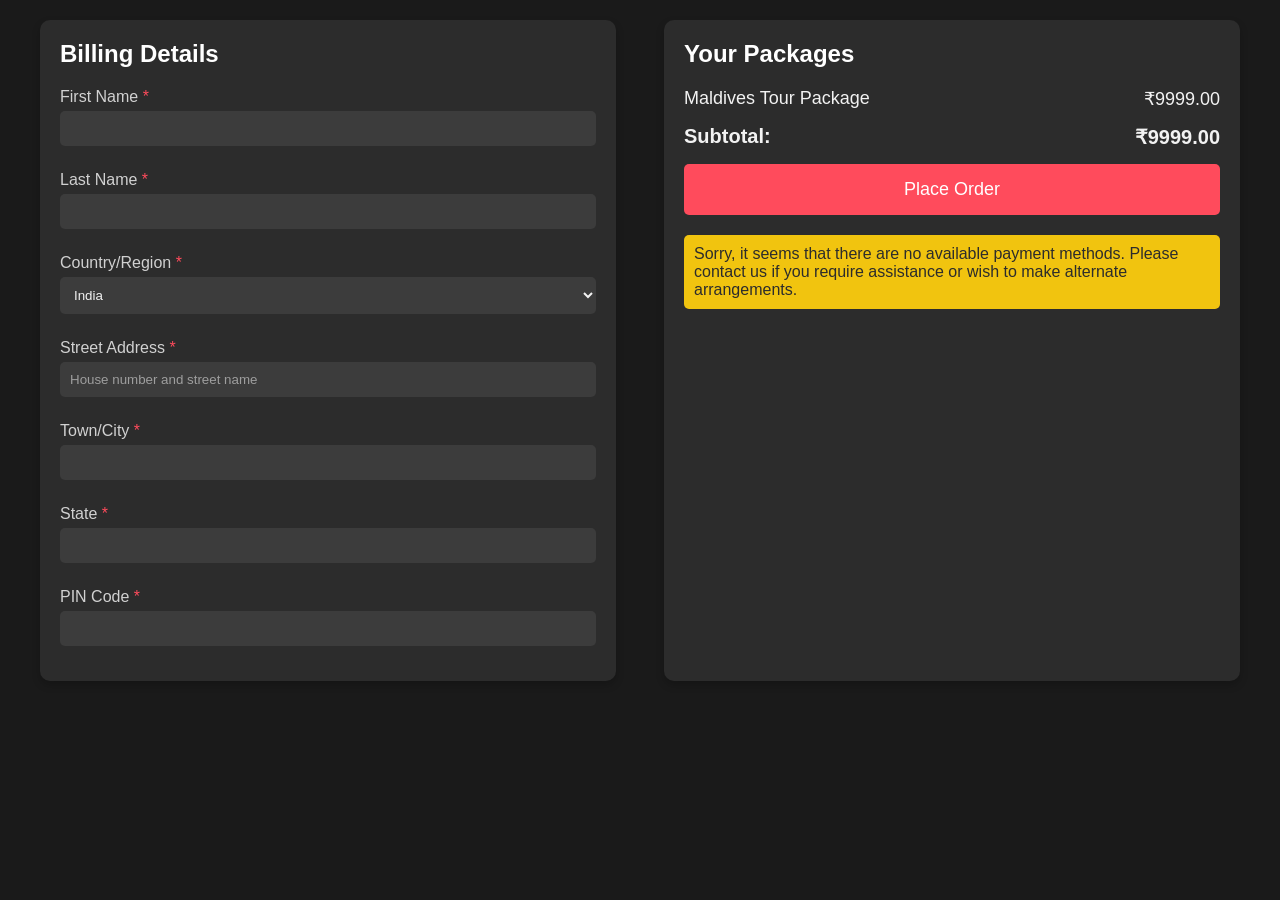
<file: checkout.html>
<!DOCTYPE html>
<html lang="en">
<head>
    <meta charset="UTF-8">
    <meta name="viewport" content="width=device-width, initial-scale=1.0">
    <title>Checkout Page</title>
    <link rel="stylesheet" href="styles.css">
</head>
<body>
    <div class="checkout-container">
        <div class="billing-details">
            <h2>Billing Details</h2>
            <form>
                <label for="first-name">First Name <span>*</span></label>
                <input type="text" id="first-name" name="first-name" required>

                <label for="last-name">Last Name <span>*</span></label>
                <input type="text" id="last-name" name="last-name" required>

                <label for="country">Country/Region <span>*</span></label>
                <select id="country" name="country">
                    <option value="india">India</option>
                    <!-- Other countries -->
                </select>

                <label for="street-address">Street Address <span>*</span></label>
                <input type="text" id="street-address" name="street-address" placeholder="House number and street name" required>

                <label for="town-city">Town/City <span>*</span></label>
                <input type="text" id="town-city" name="town-city" required>

                <label for="state">State <span>*</span></label>
                <input type="text" id="state" name="state" required>

                <label for="pin-code">PIN Code <span>*</span></label>
                <input type="text" id="pin-code" name="pin-code" required>
            </form>
        </div>

        <div class="order-summary">
            <h2>Your Packages</h2>
            <div class="order-item">
                <span>Maldives Tour Package</span>
                <span>₹9999.00</span>
            </div>
            <div class="order-total">
                <span>Subtotal:</span>
                <span>₹9999.00</span>
            </div>
            <button class="place-order">Place Order</button>

            <div class="payment-warning">
                <p>Sorry, it seems that there are no available payment methods. Please contact us if you require assistance or wish to make alternate arrangements.</p>
            </div>
        </div>
    </div>
</body>
</html>

<style>
    /* General body styling */
body {
    font-family: 'Arial', sans-serif;
    background-color: #1a1a1a;
    color: #f2f2f2;
    margin: 0;
    padding: 20px;
}

/* Main checkout container */
.checkout-container {
    display: flex;
    justify-content: space-between;
    gap: 20px;
    max-width: 1200px;
    margin: auto;
}

/* Billing details section */
.billing-details, .order-summary {
    background-color: #2c2c2c;
    padding: 20px;
    border-radius: 10px;
    width: 48%;
    box-shadow: 0 4px 8px rgba(0, 0, 0, 0.2);
}

.billing-details h2, .order-summary h2 {
    color: #ffffff;
    font-size: 24px;
    margin-bottom: 20px;
}

label {
    display: block;
    margin: 10px 0 5px;
    color: #d1d1d1;
}

label span {
    color: #ff4b5c;
}

input, select {
    width: 100%;
    padding: 10px;
    margin-bottom: 15px;
    background-color: #3c3c3c;
    border: none;
    border-radius: 5px;
    color: #f2f2f2;
}

input::placeholder {
    color: #9e9e9e;
}

input:focus, select:focus {
    outline: none;
    box-shadow: 0 0 5px #ff4b5c;
}

/* Order summary section */
.order-summary .order-item, .order-summary .order-total {
    display: flex;
    justify-content: space-between;
    margin-bottom: 15px;
}

.order-summary .order-item span {
    font-size: 18px;
}

.order-summary .order-total {
    font-weight: bold;
    font-size: 20px;
}

/* Place order button */
.place-order {
    width: 100%;
    background-color: #ff4b5c;
    color: white;
    padding: 15px;
    border: none;
    border-radius: 5px;
    font-size: 18px;
    cursor: pointer;
    transition: background-color 0.3s ease;
}

.place-order:hover {
    background-color: #ff6b7c;
}

/* Payment warning */
.payment-warning {
    background-color: #f1c40f;
    padding: 10px;
    margin-top: 20px;
    border-radius: 5px;
    color: #2c2c2c;
}
</style>
</file>
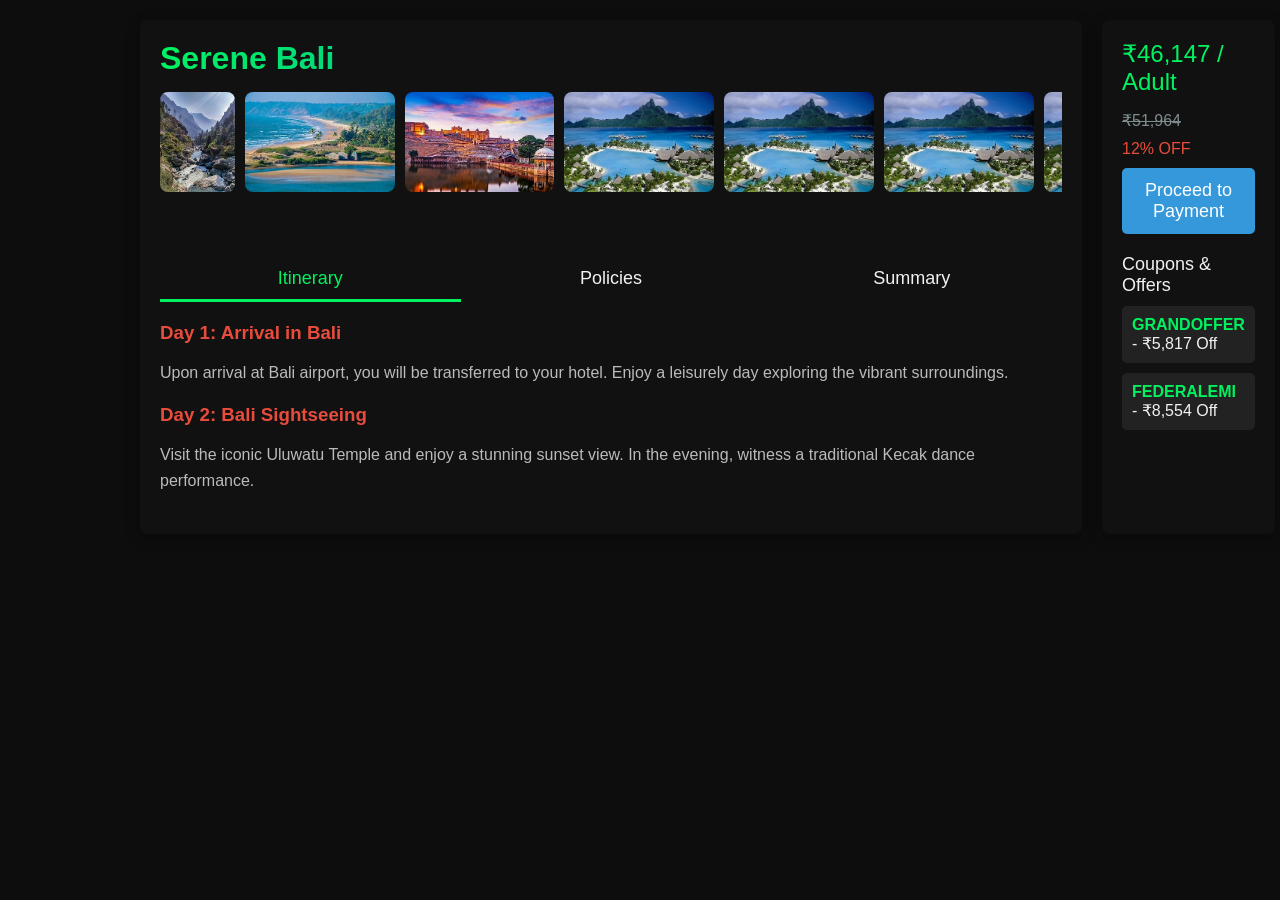
<file: dest_details.html>
<!DOCTYPE html>
<html lang="en">
<head>
    <meta charset="UTF-8">
    <meta name="viewport" content="width=device-width, initial-scale=1.0">
    <title>Serene Bali</title>
    <style>
   /* General Styles */
body {
    font-family: 'Segoe UI', Tahoma, Geneva, Verdana, sans-serif;
    margin: 0;
    padding: 0;
    background-color: #0d0d0d; /* Dark background */
    color: #f1f1f1; /* Light text for contrast */
}

.container {
    display: flex;
    justify-content: space-between;
    max-width: 1277px;
    margin: 20px 140px;
}

/* Left section for details */
.left-section {
    flex: 3;
    width:902px;
    background-color: #111; /* Darker background for left section */
    border-radius: 8px;
    padding: 20px;
    box-shadow: 0 4px 15px rgba(0, 0, 0, 0.3); /* Deeper shadow for more depth */
}

.heading {
    font-size: 32px;
    font-weight: bold;
    margin-bottom: 15px;
    background: linear-gradient(to right, #00F260, #0575E6); /* Gradient text */
    -webkit-background-clip: text;
    -webkit-text-fill-color: transparent;
}

/* Image Gallery */
/* Image Gallery */
.gallery {
    display: flex;
    overflow-x: auto; /* Enables horizontal scrolling */
    margin-bottom: 20px;
    padding-bottom: 10px;
    white-space: nowrap; /* Prevent wrapping */
}

.gallery img {
    width: 150px;
    height: 100px;
    margin-right: 10px;
    border-radius: 8px;
    display: inline-block;
}

.gallery::-webkit-scrollbar {
    height: 3px;
}

.gallery::-webkit-scrollbar-thumb {
    background-color: #3498db; /* Blue for scrollbar */
    border-radius: 4px;
}

.gallery::-webkit-scrollbar-track {
    background-color: #555; /* Darker scrollbar background */
}


/* Tabs */
.tabs {
    display: flex;
    justify-content: space-between;
    margin-bottom: 20px;
}

.tabs button {
    background-color: transparent;
    border: none;
    font-size: 18px;
    padding: 10px;
    cursor: pointer;
    color: #f1f1f1; /* Light text */
    border-bottom: 3px solid transparent;
    transition: border-color 0.3s, color 0.3s;
    flex: 1;
}

.tabs button.active {
    border-bottom: 3px solid #00F260; /* Gradient accent color */
    color: #00F260; /* Matching text color */
}

/* Content below tabs */
.tab-content {
    display: none;
}

.tab-content.active {
    display: block;
}

.details {
    margin-bottom: 20px;
}

.details h3 {
    color: #e74c3c; /* Red heading for emphasis */
    margin-bottom: 10px;
}

.details p {
    color: #bbb; /* Lighter gray for paragraph text */
    line-height: 1.6;
}

/* Right section for payment */
.right-section {
    flex: 1;
    background-color: #111; /* Darker background for right section */
    padding: 20px;
    border-radius: 8px;
    box-shadow: 0 4px 15px rgba(0, 0, 0, 0.3);
    margin-left: 20px;
    position: sticky;
    top: 20px;
}

.price-box {
    font-size: 24px;
    color: #00F260; /* Green for price */
    margin-bottom: 15px;
}

.original-price {
    font-size: 16px;
    color: #7f8c8d;
    text-decoration: line-through;
    margin-bottom: 10px;
}

.discount {
    color: #e74c3c; /* Red discount text */
    margin-bottom: 10px;
}

/* Payment Button */
.payment-button {
    width: 100%;
    padding: 12px;
    background-color: #3498db; /* Blue background */
    color: #fff;
    font-size: 18px;
    text-align: center;
    border: none;
    border-radius: 5px;
    cursor: pointer;
    transition: background-color 0.3s;
}

.payment-button:hover {
    background-color: #2980b9; /* Darker blue on hover */
}

/* Coupons & Offers */
.coupon-box {
    margin-top: 20px;
}

.coupon-title {
    font-size: 18px;
    color: #f1f1f1; /* Light text */
    margin-bottom: 10px;
}

.coupon {
    padding: 10px;
    background-color: #222; /* Dark background for coupon box */
    border-radius: 5px;
    margin-bottom: 10px;
    font-size: 16px;
}

.coupon strong {
    color: #00F260; /* Green for coupon codes */
}
</style>
</head>
<body>

<div class="container">
    
    <!-- Left Section: Main Content -->
    <div class="left-section">
        <!-- Destination Heading -->
        <div class="heading">Serene Bali</div>

        <!-- Image Gallery -->
        <div class="gallery">
            <img src="images/himachal.jpg" alt="Bali Image 1">
            <img src="images/goa.jpeg" alt="Bali Image 2">
            <img src="images/rajasthan.jpg" alt="Bali Image 3">
            <img src="images/andaman.jpeg" alt="Bali Image 4">
            <img src="images/andaman.jpeg" alt="Bali Image 4">
            <img src="images/andaman.jpeg" alt="Bali Image 4">
            <img src="images/andaman.jpeg" alt="Bali Image 4">
            <img src="images/andaman.jpeg" alt="Bali Image 4">
            <img src="images/andaman.jpeg" alt="Bali Image 4">
           
            
        </div>
<br><br>
        <!-- Tabs: Itinerary, Policies -->
        <div class="tabs">
            <button class="active" data-tab="itinerary">Itinerary</button>
            <button data-tab="policies">Policies</button>
            <button data-tab="summary">Summary</button>
        </div>

        <!-- Itinerary Content -->
        <div id="itinerary" class="tab-content active">
            <div class="details">
                <h3>Day 1: Arrival in Bali</h3>
                <p>Upon arrival at Bali airport, you will be transferred to your hotel. Enjoy a leisurely day exploring the vibrant surroundings.</p>
                
                <h3>Day 2: Bali Sightseeing</h3>
                <p>Visit the iconic Uluwatu Temple and enjoy a stunning sunset view. In the evening, witness a traditional Kecak dance performance.</p>
            </div>
        </div>

        <!-- Policies Content -->
        <div id="policies" class="tab-content">
            <div class="details">
                <h3>Cancellation Policy</h3>
                <p>Free cancellation up to 7 days before the trip starts. After that, 50% charges apply.</p>

                <h3>Health & Safety Guidelines</h3>
                <p>Please ensure that you follow local COVID-19 guidelines and maintain social distancing where required.</p>
            </div>
        </div>

        <!-- Summary Content -->
        <div id="summary" class="tab-content">
            <div class="details">
                <h3>Package Summary</h3>
                <p>6 nights and 7 days trip to Bali. Includes flights, accommodations, transfers, and meals. Explore beaches, temples, and more!</p>
            </div>
        </div>
    </div>

    <!-- Right Section: Payment -->
    <div class="right-section">
        <!-- Price Box -->
        <div class="price-box">
            ₹46,147 / Adult
        </div>
        <div class="original-price">
            ₹51,964
        </div>
        <div class="discount">12% OFF</div>

        <!-- Payment Button -->
        <button class="payment-button">Proceed to Payment</button>

        <!-- Coupons & Offers -->
        <div class="coupon-box">
            <div class="coupon-title">Coupons & Offers</div>
            <div class="coupon">
                <strong>GRANDOFFER</strong> - ₹5,817 Off
            </div>
            <div class="coupon">
                <strong>FEDERALEMI</strong> - ₹8,554 Off
            </div>
        </div>
    </div>
</div>

<script>
    // JavaScript for tab switching
    const tabs = document.querySelectorAll('.tabs button');
    const tabContents = document.querySelectorAll('.tab-content');

    tabs.forEach(tab => {
        tab.addEventListener('click', function() {
            // Remove active class from all tabs
            tabs.forEach(btn => btn.classList.remove('active'));
            // Add active class to the clicked tab
            this.classList.add('active');

            // Hide all tab contents
            tabContents.forEach(content => content.classList.remove('active'));
            // Show the relevant tab content
            document.getElementById(this.getAttribute('data-tab')).classList.add('active');
        });
    });
</script>

</body>
</html>
</file>
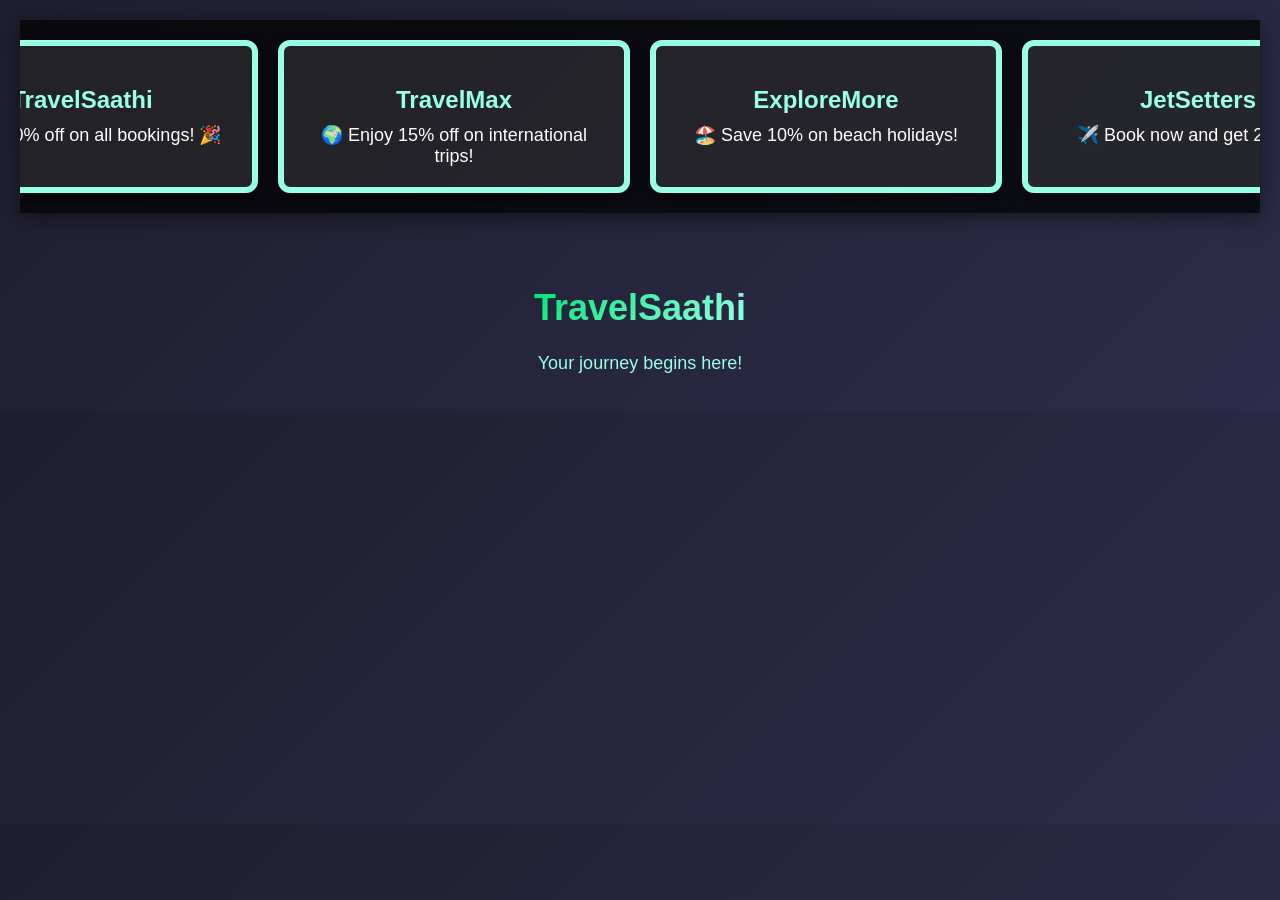
<file: disount.html>
<!DOCTYPE html>
<html lang="en">
<head>
    <meta charset="UTF-8">
    <meta name="viewport" content="width=device-width, initial-scale=1.0">
    <title>TravelSaathi Discounts</title>
    <style>
        body {
            background: linear-gradient(135deg, #1e1e2f, #2c2c4a);
            color: #ffffff;
            font-family: Arial, sans-serif;
            margin: 0;
            padding: 20px;
            display: flex;
            flex-direction: column;
            align-items: center;
            justify-content: center;
        }

        .marquee-container {
            width: 100%;
            overflow: hidden;
            box-shadow: 0 4px 20px rgba(0, 0, 0, 0.5);
            background: rgba(0, 0, 0, 0.7);
            padding: 10px 0;
            margin-bottom: 20px;
            display: flex;
            justify-content: center;
        }

        .marquee-content {
            display: flex;
            animation: scroll 10s linear infinite;
        }

        @keyframes scroll {
            0% {
                transform: translateX(100%);
            }
            100% {
                transform: translateX(-100%);
            }
        }

        .discount-box {
            background: rgba(255, 255, 255, 0.1);
            border: 6px solid #99ffe6; /* Updated border color */
            border-radius: 12px;
            padding: 20px;
            margin: 10px;
            width: 300px;
            box-shadow: 0 6px 15px rgba(0, 0, 0, 0.5);
            text-align: center;
            transition: transform 0.3s, box-shadow 0.3s;
            color: #fff;
        }

        .discount-box h2 {
            font-size: 24px;
            margin-bottom: 10px;
            color: #99ffe6; /* Matching text color to the border */
        }

        .discount-box p {
            font-size: 18px;
            margin: 0;
        }

        .discount-box:hover {
            transform: scale(1.05);
            box-shadow: 0 10px 30px rgba(0, 0, 0, 0.7);
        }

        .footer {
            text-align: center;
            margin-top: 30px;
        }

        .footer h1 {
            font-size: 36px;
            background: -webkit-linear-gradient(135deg, #99ffe6, #00e676);
            -webkit-background-clip: text;
            -webkit-text-fill-color: transparent;
        }

        .footer p {
            font-size: 18px;
            color: #99ffe6;
        }

        /* Responsive styles */
        @media (max-width: 600px) {
            .discount-box {
                width: 90%;
            }
        }
    </style>
</head>
<body>
    <div class="marquee-container">
        <div class="marquee-content">
            <div class="discount-box">
                <h2>TravelSaathi</h2>
                <p>🎉 Get 20% off on all bookings! 🎉</p>
            </div>
            <div class="discount-box">
                <h2>TravelMax</h2>
                <p>🌍 Enjoy 15% off on international trips!</p>
            </div>
            <div class="discount-box">
                <h2>ExploreMore</h2>
                <p>🏖️ Save 10% on beach holidays!</p>
            </div>
            <div class="discount-box">
                <h2>JetSetters</h2>
                <p>✈️ Book now and get 25% off!</p>
            </div>
        </div>
    </div>
    <div class="footer">
        <h1>TravelSaathi</h1>
        <p>Your journey begins here!</p>
    </div>
</body>
</html>
</file>
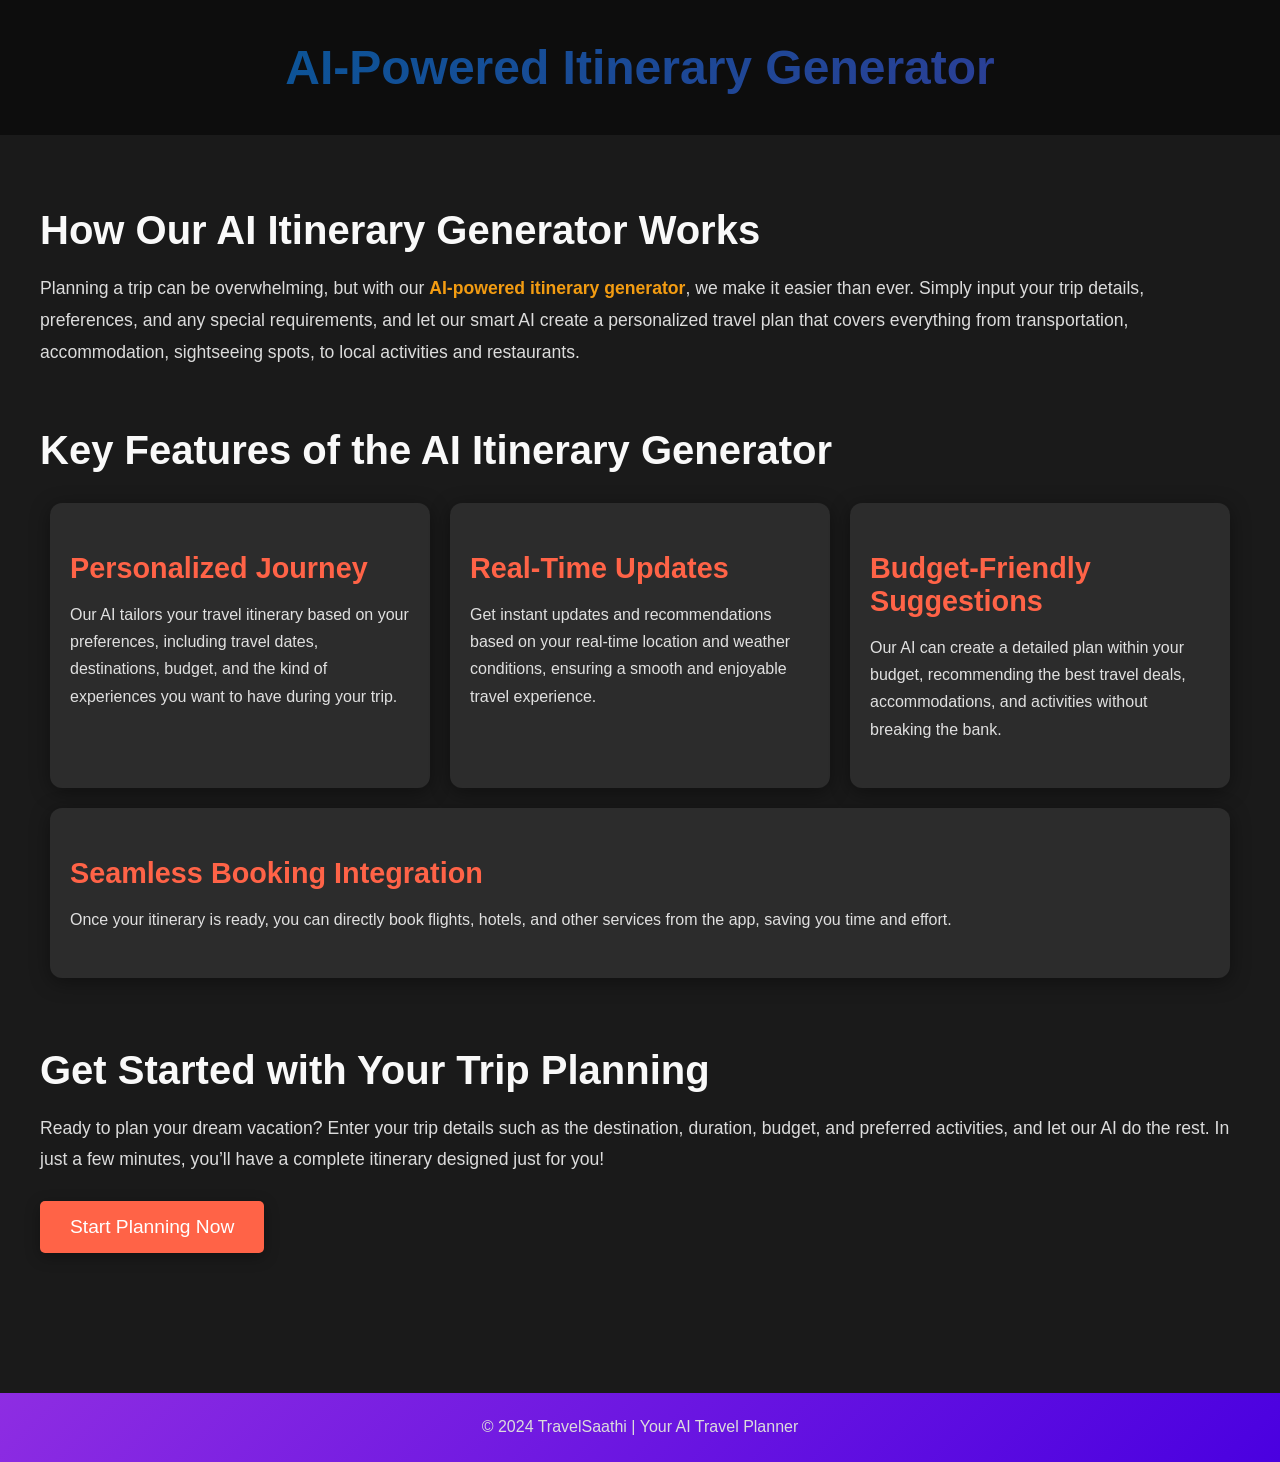
<file: learn_more.html>
<!DOCTYPE html>
<html lang="en">
<head>
    <meta charset="UTF-8">
    <meta name="viewport" content="width=device-width, initial-scale=1.0">
    <meta http-equiv="X-UA-Compatible" content="ie=edge">
    <title>AI Itinerary Generator | Travel Planner</title>
    <style>
        body {
            font-family: 'Segoe UI', Tahoma, Geneva, Verdana, sans-serif;
            margin: 0;
            padding: 0;
            background-color: #1a1a1a; /* Dark background */
            color: #f9f9f9;
        }

        header {
            background-color: #0d0d0d;
            
            text-align: center;
            padding: 40px 0;
            







        }

        h1 {
            margin: 0;
            font-size: 3rem;
            font-weight: bold;
            background: linear-gradient(135deg, #005c97, #363795);
            -webkit-background-clip: text;
            -webkit-text-fill-color: transparent;
        }

        .content-wrapper {
            max-width: 1200px;
            margin: 0 auto;
            padding: 40px 20px;
        }

        .section {
            margin-bottom: 60px;
        }

        h2 {
            color: #f9f9f9;
            font-size: 2.5rem;
            margin-bottom: 20px;
        }

        p {
            color: #dcdcdc;
            line-height: 1.8;
            font-size: 1.1rem;
            margin-bottom: 25px;
        }

        .highlight {
            font-weight: bold;
            color: #f39c12; /* Highlight color */
        }

        .cta {
            background-color: #ff6347;
            color: white;
            padding: 15px 30px;
            text-align: center;
            display: inline-block;
            font-size: 1.2rem;
            border-radius: 5px;
            text-decoration: none;
            transition: background-color 0.3s ease, transform 0.3s ease;
            box-shadow: 0 4px 15px rgba(0, 0, 0, 0.3);
        }

        .cta:hover {
            background-color: #ff4500;
            transform: translateY(-5px);
        }

        .ai-feature-list {
            display: flex;
            flex-wrap: wrap;
            justify-content: space-between;
        }

        .ai-feature-item {
            flex: 1 1 300px;
            background-color: #2c2c2c; /* Darker card background */
            margin: 10px;
            padding: 20px;
            border-radius: 12px;
            box-shadow: 0 4px 20px rgba(0, 0, 0, 0.4);
            transition: transform 0.3s ease;
        }

        .ai-feature-item:hover {
            transform: translateY(-10px);
        }

        .ai-feature-item h3 {
            color: #ff6347;
            font-size: 1.8rem;
            margin-bottom: 15px;
        }

        .ai-feature-item p {
            color: #e0e0e0;
            font-size: 1rem;
            line-height: 1.7;
        }

        footer {
            background-color: #0f0f0f;
            color: #e0e0e0;
            text-align: center;
            padding: 20px 0;
            margin-top: 40px;
            background: linear-gradient(135deg, #8e2de2, #4a00e0);
        }

        footer p {
            margin: 0;
            font-size: 1rem;
        }
    </style>
</head>
<body>

    <header>
        <h1>AI-Powered Itinerary Generator</h1>
    </header>

    <div class="content-wrapper">

        <section class="section">
            <h2>How Our AI Itinerary Generator Works</h2>
            <p>Planning a trip can be overwhelming, but with our <span class="highlight">AI-powered itinerary generator</span>, we make it easier than ever. Simply input your trip details, preferences, and any special requirements, and let our smart AI create a personalized travel plan that covers everything from transportation, accommodation, sightseeing spots, to local activities and restaurants.</p>
        </section>

        <section class="section">
            <h2>Key Features of the AI Itinerary Generator</h2>
            <div class="ai-feature-list">
                <div class="ai-feature-item">
                    <h3>Personalized Journey</h3>
                    <p>Our AI tailors your travel itinerary based on your preferences, including travel dates, destinations, budget, and the kind of experiences you want to have during your trip.</p>
                </div>
                <div class="ai-feature-item">
                    <h3>Real-Time Updates</h3>
                    <p>Get instant updates and recommendations based on your real-time location and weather conditions, ensuring a smooth and enjoyable travel experience.</p>
                </div>
                <div class="ai-feature-item">
                    <h3>Budget-Friendly Suggestions</h3>
                    <p>Our AI can create a detailed plan within your budget, recommending the best travel deals, accommodations, and activities without breaking the bank.</p>
                </div>
                <div class="ai-feature-item">
                    <h3>Seamless Booking Integration</h3>
                    <p>Once your itinerary is ready, you can directly book flights, hotels, and other services from the app, saving you time and effort.</p>
                </div>
            </div>
        </section>

        <section class="section">
            <h2>Get Started with Your Trip Planning</h2>
            <p>Ready to plan your dream vacation? Enter your trip details such as the destination, duration, budget, and preferred activities, and let our AI do the rest. In just a few minutes, you’ll have a complete itinerary designed just for you!</p>
            <a href="/plan-your-trip" class="cta">Start Planning Now</a>
        </section>

    </div>

    <footer>
        <p>&copy; 2024 TravelSaathi | Your AI Travel Planner</p>
    </footer>

</body>
</html>
</file>
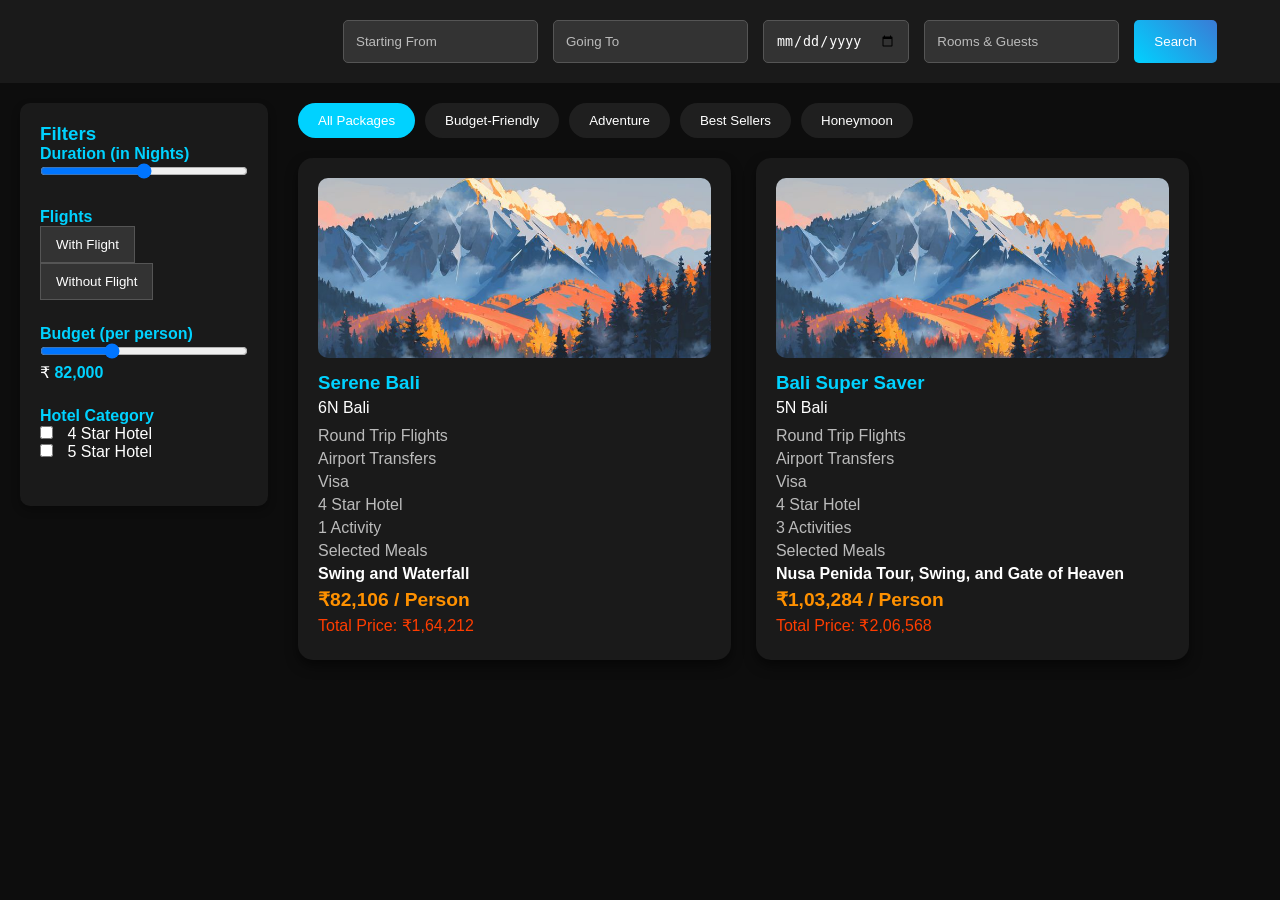
<file: listed_packages.html>
<!DOCTYPE html>
<html lang="en">
<head>
    <meta charset="UTF-8">
    <meta name="viewport" content="width=device-width, initial-scale=1.0">
    <title>Tour Packages</title>
    <link rel="stylesheet" href="styles.css">
</head>
<body>
    <header>
        <div class="search-bar">
            <input type="text" id="starting-from" placeholder="Starting From">
            <input type="text" id="going-to" placeholder="Going To">
            <input type="date" id="start-date" placeholder="Starting Date">
            <input type="text" id="rooms-guests" placeholder="Rooms & Guests">
            <button class="search-btn">Search</button>
        </div>
    </header>

    <div class="container">
        <aside>
            <div class="filters">
                <h3>Filters</h3>

                <div class="filter-item">
                    <h4>Duration (in Nights)</h4>
                    <input type="range" min="3" max="9" value="6" class="slider" id="durationRange">
                </div>

                <div class="filter-item">
                    <h4>Flights</h4>
                    <button class="flight-btn">With Flight</button>
                    <button class="flight-btn">Without Flight</button>
                </div>

                <div class="filter-item">
                    <h4>Budget (per person)</h4>
                    <input type="range" min="15000" max="215000" step="1000" value="82000" class="slider" id="budgetRange">
                    <p>₹ <span id="budget-value">82,000</span></p>
                </div>

                <div class="filter-item">
                    <h4>Hotel Category</h4>
                    <label><input type="checkbox"> 4 Star Hotel</label><br>
                    <label><input type="checkbox"> 5 Star Hotel</label>
                </div>
            </div>
        </aside>

        <main>
            <div class="tabs">
                <button class="tab-btn active">All Packages</button>
                <button class="tab-btn">Budget-Friendly</button>
                <button class="tab-btn">Adventure</button>
                <button class="tab-btn">Best Sellers</button>
                <button class="tab-btn">Honeymoon</button>
            </div>

            <div class="packages">
                <div class="package-card">
                    <img src="images/ai.jpg" alt="Serene Bali">
                    <h3>Serene Bali</h3>
                    <p>6N Bali</p>
                    <ul>
                        <li>Round Trip Flights</li>
                        <li>Airport Transfers</li>
                        <li>Visa</li>
                        <li>4 Star Hotel</li>
                        <li>1 Activity</li>
                        <li>Selected Meals</li>
                    </ul>
                    <p><strong>Swing and Waterfall</strong></p>
                    <p class="price">₹82,106 / Person</p>
                    <p class="total-price">Total Price: ₹1,64,212</p>
                </div>

                <div class="package-card">
                    <img src="images/ai.jpg" alt="Bali Super Saver">
                    <h3>Bali Super Saver</h3>
                    <p>5N Bali</p>
                    <ul>
                        <li>Round Trip Flights</li>
                        <li>Airport Transfers</li>
                        <li>Visa</li>
                        <li>4 Star Hotel</li>
                        <li>3 Activities</li>
                        <li>Selected Meals</li>
                    </ul>
                    <p><strong>Nusa Penida Tour, Swing, and Gate of Heaven</strong></p>
                    <p class="price">₹1,03,284 / Person</p>
                    <p class="total-price">Total Price: ₹2,06,568</p>
                </div>
            </div>
        </main>
    </div>

    <script src="index.js"></script>
</body>
</html>
<style>
 /* Basic Reset */
* {
    margin: 0;
    padding: 0;
    box-sizing: border-box;
}

body {
    font-family: 'Arial', sans-serif;
    background-color: #0d0d0d; /* Dark background similar to TravelSaathi */
    color: white;
}

/* Header */
header {
    background-color: #1a1a1a; /* Dark header */
    padding: 20px 343px;
    display: flex;
    justify-content: space-between;
    align-items: center;
}

header h1 {
    color: #ffffff;
    font-weight: bold;
    font-size: 1.8rem;
}

header .search-bar {
    display: flex;
    justify-content: center;
    gap: 15px;
}

.search-bar input {
    padding: 12px;
    background-color: #333333; /* Dark input background */
    color: white;
    border: 1px solid #555;
    border-radius: 5px;
}

.search-bar input::placeholder {
    color: #bbbbbb;
}

.search-btn {
    padding: 12px 20px;
    background: linear-gradient(45deg, #00d2ff, #3a7bd5); /* Gradient button */
    border: none;
    color: white;
    cursor: pointer;
    border-radius: 5px;
    transition: background-color 0.3s ease;
}

.search-btn:hover {
    background: linear-gradient(45deg, #0072ff, #00d2ff); /* Hover effect */
}

/* Filters */
.container {
    display: flex;
    margin: 20px;
}

aside {
    width: 20%;
}

.filters {
    background-color: #1a1a1a;
    padding: 20px;
    border-radius: 10px;
    box-shadow: 0 4px 8px rgba(0, 0, 0, 0.3);
}

.filters h3 {
    color: #00d2ff;
}

.filter-item {
    margin-bottom: 25px;
}

.filter-item h4 {
    color: #00d2ff;
}

.slider {
    width: 100%;
    background-color: #333333;
}

.flight-btn {
    padding: 10px 15px;
    background-color: #333333;
    color: white;
    border: 1px solid #555;
    margin-right: 5px;
    cursor: pointer;
    transition: background-color 0.3s ease;
}

.flight-btn:hover {
    background-color: #00d2ff;
}

input[type="checkbox"] {
    margin-right: 10px;
}

/* Package Tabs */
main {
    width: 80%;
    padding-left: 30px;
}

.tabs {
    display: flex;
    gap: 10px;
    margin-bottom: 20px;
}

.tab-btn {
    padding: 10px 20px;
    border: none;
    background-color: #1f1f1f;
    color: white;
    cursor: pointer;
    border-radius: 20px;
    transition: background-color 0.3s ease;
}

.tab-btn:hover, .tab-btn.active {
    background-color: #00d2ff;
}

/* Package Cards */
.packages {
    display: flex;
    flex-wrap: wrap;
    gap: 25px;
}

.package-card {
    background-color: #1a1a1a;
    width: 45%;
    padding: 20px;
    border-radius: 15px;
    box-shadow: 0 6px 12px rgba(0, 0, 0, 0.5);
    transition: transform 0.3s ease;
}

.package-card:hover {
    transform: translateY(-10px);
    box-shadow: 0 10px 20px rgba(0, 0, 0, 0.6);
}

.package-card img {
    width: 100%;
    height: 180px;
    border-radius: 10px;
    object-fit: cover;
}

.package-card h3 {
    margin-top: 10px;
    color: #00d2ff;
}

.package-card ul {
    list-style-type: none;
    margin-top: 10px;
    color: #bbbbbb;
}

.package-card li {
    margin-bottom: 5px;
}

.package-card p {
    margin: 5px 0;
}

.price {
    margin-top: 10px;
    font-size: 1.2rem;
    font-weight: bold;
    color: #ff9100; /* Bright price text */
}

.total-price {
    color: #ff3d00;
}

/* Budget Display */
#budget-value {
    color: #00d2ff;
    font-weight: bold;
}

</style>
</file>
<file: styles.css>
* {
    margin: 0;
    padding: 0;
    box-sizing: border-box;
}

/* General styling */
.card-body {
    margin-top: 0px;
    background-color: #0d0d0d;
    display: flex;
    justify-content: center;
    align-items: center;
    height: 77vh;
}

/* Card container with smooth scrolling and card gap */
.card-container {
    display: flex;
    gap: 30px;
    justify-content: flex-start;
    padding: 20px;
    width: 100%;
    overflow-x: auto;
    scroll-behavior: smooth;
    scrollbar-width: none;
    min-width: 1000px;
    margin-top: 100px;
}

.card-container::-webkit-scrollbar {
    display: none;
}

/* Card styling */
.card {
    background-color: #ffffff;
    border-radius: 16px;
    box-shadow: 0 10px 20px rgba(0, 0, 0, 0.2);
    overflow: hidden;
    width: 320px;
    transition: transform 0.3s ease, box-shadow 0.3s ease;
    position: relative;
}

/* Hover effects on cards */
.card:hover {
    transform: scale(1.08);
    box-shadow: 0 12px 24px rgba(0, 0, 0, 0.3);
}

/* Cards become semi-transparent when not hovered */
.card-container:hover .card {
    opacity: 0.6;
}

.card-container .card:hover {
    opacity: 1;
}

/* Card image */
.card-image img {
    width: 100%;
    height: 220px;
    object-fit: cover;
    border-bottom: 5px solid #00bcd4;
}

/* Card content styling */
.card-content {
    padding: 20px;
}

.card-content h3 {
    font-size: 1.6em;
    color: #333;
    margin-bottom: 15px;
}

.card-content p {
    color: #555;
    margin-bottom: 15px;
    line-height: 1.6;
}

/* Entire card is clickable */
.card-link {
    text-decoration: none;
    display: block;
}

/* Adding hover animation for links */
.card-link:hover {
    text-decoration: none;
}

/* Make the container responsive for smaller devices */
@media (max-width: 768px) {
    .card-container {
        flex-wrap: wrap;
        gap: 20px;
        justify-content: center;
        padding: 10px;
    }

    .card {
        width: 90%;
    }

    .card-body {
        height: auto;
    }
}


.header {
    text-align: center; 
    margin-bottom: 20px; 
    position: relative; 
    z-index: 1; /* Ensure it's above other elements */
}

.animated-title {
    font-size: 3em; 
    font-family: Cambria, Cochin, Georgia, Times, 'Times New Roman', serif;
    color: #333; 
    opacity: 0; /* Start hidden */
    transform: translateY(-20px); /* Start slightly higher */
    animation: fadeInUp 0.8s ease forwards; /* Use ease for smoother effect */
    animation-delay: 0.2s;
}


@keyframes fadeInUp {
    0% {
        opacity: 0; /* Start fully transparent */
        transform: translateY(-20px); /* Start higher */
    }
    100% {
        opacity: 1; /* Fully visible */
        transform: translateY(0); /* Move to original position */
    }
}




/* Smooth scrolling adjustments for small screens */
@media screen and (max-width: 768px) {
    .card-container {
        justify-content: center;
    }

    .card {
        max-width: 500px;
        width: calc(50% - 20px);
    }
}

@media screen and (max-width: 480px) {
    .card {
        width: 100%; /* Stack cards in a single column on very small screens */
    }
}

/*CSS of footer*/

.footer-top {
    background-color: #343a40;
    color: #f8f9fa;
    padding: 2rem 0;
}

.footer-top .row {
    display: flex;
    justify-content: center;
    flex-wrap: wrap;
    margin-bottom: 1rem;
}

.footer-top .col-md-4 {
    flex: 1;
    padding: 0 134px;
    min-width: 220px; /* Prevents columns from shrinking too much */
}

.footer-top h6 {
    font-family: 'Poppins', sans-serif;
    font-weight: 700;
    margin-bottom: 1rem;
    text-transform: uppercase;
}

.footer-top ul {
    list-style-type: none;
    padding-left: 0;
}

.footer-top ul li {
    margin-bottom: 0.5rem;
}

.footer-top ul li a {
    color: #f8f9fa;
    text-decoration: none;
    transition: color 0.3s ease;
}

.footer-top ul li a:hover {
    color: #adb5bd;
}
.footer {
    text-align: justify;
    text-justify: inter-word;
}

.subscribe-section {
    text-align: center;
    margin-top: 1.5rem;
    padding: 2.5rem 2rem;
    border-radius: 20px;
    width: 75%;
    margin: 2rem auto;
    max-width: 472px;
    transition: transform 0.3s ease, box-shadow 0.3s ease;
    color: #ffffff; /* White text for contrast */
}

.subscribe-section:hover {
    transform: translateY(-5px);
}

.subscribe-section h3 {
    color: #4da6ff; /* Use an accent color for headings */
    font-size: 1.5rem;
    margin-bottom: 1rem;
}





.footer-top .text-center {
    margin-top: 1rem;
}

.footer-top p {
    font-size: 0.875rem;
    color: #adb5bd;
}

/* For better spacing and responsiveness */
@media (min-width: 768px) {
    .footer-top .row {
        margin-bottom: 0;
    }
}

/* Hero Section */
.hero {
    position: relative;
    width: 100%;
    height: 400px;
    background-image: url('ai.jpg'); /* Path to your image */
    background-size: cover;
    background-position: center;
    display: flex;
    justify-content: center;
    align-items: center;
    padding: 20px;
    text-align: center;
    filter: brightness(0.7); /* Dim the background image */
    overflow: hidden;
}

.hero::before {
    content: '';
    position: absolute;
    top: 0;
    left: 0;
    width: 100%;
    height: 100%;
    background: rgba(0, 0, 0, 0.5); /* Dark overlay for better contrast */
    z-index: 1;
}

/* Styling for the text in the Hero Section */
.header {
    z-index: 2; /* Ensures the text is above the background overlay */
}

.animated-title {
    color: #f8f9fa;
    font-size: 3rem;
    font-weight: bold;
    margin: 0;
    animation: fadeIn 2s ease-in-out;
}

@keyframes fadeIn {
    from {
        opacity: 0;
    }
    to {
        opacity: 1;
    }
}

/* Container for the button and description */
.itinerary-container {
    z-index: 2; /* Ensures the content is above the background overlay */
    text-align: center; /* Center the content */
    padding: 20px 0;
}

.itinerary-description {
    font-size: 18px;
    color: #f8f9fa; /* Light text color */
    margin-bottom: 20px;
    max-width: 600px;
    line-height: 1.6;
    margin-left: auto;
    margin-right: auto;
}

/* Styling for the button */
.itinerary-btn {
    background-color: #FF6347; /* Professional vibrant button color */
    color: white;
    padding: 15px 40px;
    font-size: 18px;
    font-weight: bold;
    border: none;
    border-radius: 25px;
    cursor: pointer;
    box-shadow: 0 6px 15px rgba(0, 0, 0, 0.3); /* Adds subtle shadow for a modern look */
    transition: all 0.3s ease;
}

.itinerary-btn:hover {
    background-color: #FF4500; /* Darker shade on hover */
    transform: translateY(-3px); /* Slightly lift the button on hover */
    box-shadow: 0 6px 20px rgba(0, 0, 0, 0.4);
}

/* Ensures responsive design for smaller devices */
@media (max-width: 768px) {
    .hero {
        height: 300px;
    }

    .animated-title {
        font-size: 2rem;
    }

    .itinerary-description {
        font-size: 16px;
    }

    .itinerary-btn {
        font-size: 16px;
        padding: 10px 30px;
    }
}
</file>
